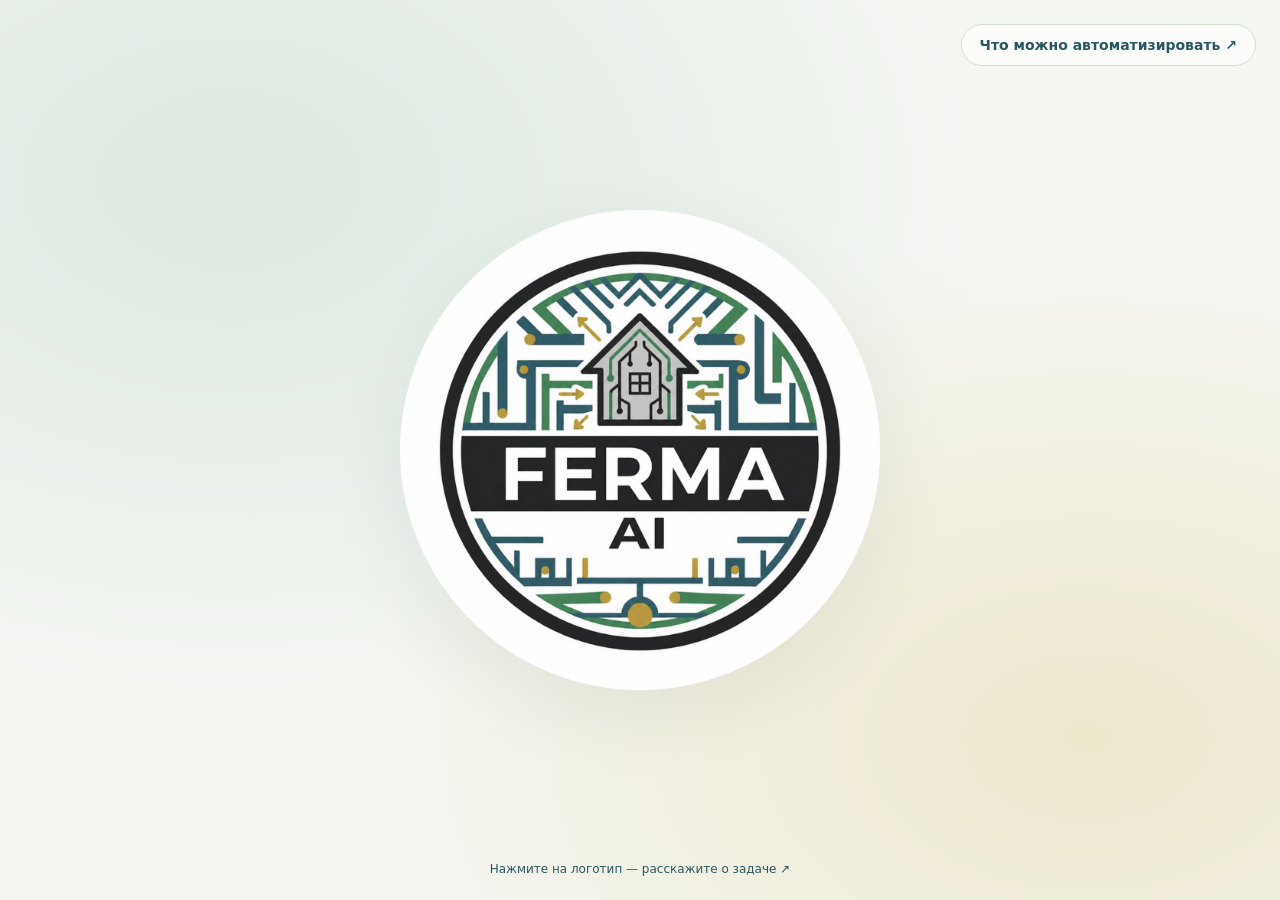
<file: index.html>
<!doctype html>
<html lang="ru">
<head>
  <meta charset="utf-8">
  <meta name="viewport" content="width=device-width, initial-scale=1">
  <meta name="theme-color" content="#f4f6f2">
  <meta name="description" content="AI FERMA — от реальных задач к решениям с AI.">
  <title>AI FERMA</title>
  <meta name="application-name" content="AI FERMA">
  <meta property="og:site_name" content="AI FERMA">
  <link rel="icon" href="logo.png" type="image/png">
  <style>
    * { box-sizing: border-box; }
    html { width: 100%; height: 100%; overflow: clip; background: #f4f6f2; }
    body { margin: 0; min-height: 100vh; min-height: 100svh; display: grid; place-items: center; padding: 32px; background: radial-gradient(ellipse at 18% 20%, #dde9e1 0, transparent 52%), radial-gradient(ellipse at 85% 82%, #eee8cd 0, transparent 48%), #f4f6f2; }
    main { position: relative; isolation: isolate; width: min(480px, calc(100vw - 72px), calc(100svh - 72px)); aspect-ratio: 1; flex: none; }
    .sunshine { position: absolute; inset: -18%; z-index: -1; border-radius: 50%; pointer-events: none; opacity: 0; background: radial-gradient(circle, #efd46c99 20%, #d7bc57a6 42%, #5aaf7b66 55%, #397c8952 64%, transparent 73%); filter: blur(18px); }
    .sunshine::after { content: ''; position: absolute; inset: -5%; border-radius: inherit; background: repeating-conic-gradient(from 8deg, #e8c75a00 0deg, #e8c75aaa 5deg, #6caa7d66 10deg, #397c8933 13deg, transparent 18deg, transparent 24deg); mask-image: radial-gradient(circle, transparent 35%, #000 48%, #0008 60%, transparent 72%); filter: blur(7px); }
    body { position: fixed; inset: 0; width: 100%; height: 100%; min-height: 0; overflow: clip; contain: layout paint; }
    .logo { display: block; width: 100%; height: 100%; aspect-ratio: 1; transform: rotate(0deg) scale(1); padding: 0; border: 0; border-radius: 50%; background: transparent; cursor: pointer; -webkit-tap-highlight-color: transparent; }
    .logo:focus-visible { outline: 3px solid #407d59; outline-offset: 10px; }
    img { display: block; width: 100%; height: 100%; object-fit: contain; user-select: none; border-radius: 50%; box-shadow: 0 24px 80px #203b2e12; }
    @media (max-width: 480px) { body { padding: 36px; } }
  </style>
</head>
<body>
  <main aria-label="AI FERMA"><span class="sunshine" aria-hidden="true"></span><button class="logo" type="button" aria-label="Открыть опросник AI FERMA"><img src="logo.png" alt="FERMA AI — логотип" width="1254" height="1254" draggable="false"></button></main>
  <a href="survey.html?flow=short2" style="position:fixed;bottom:max(24px,env(safe-area-inset-bottom));left:50%;transform:translateX(-50%);font:12px system-ui;color:#2a5763;text-decoration:none;white-space:nowrap">Нажмите на логотип — расскажите о задаче ↗</a>
  <a href="guide.html" style="position:fixed;top:max(24px,env(safe-area-inset-top));right:24px;font:600 14px system-ui;color:#2a5763;text-decoration:none;background:#ffffffaa;padding:12px 18px;border:1px solid #d5dfd3;border-radius:24px">Что можно автоматизировать ↗</a>
  <script>
    const logo = document.querySelector('.logo');
    const sunshine = document.querySelector('.sunshine');
    const reducedMotion = window.matchMedia('(prefers-reduced-motion: reduce)');
    let spinning = false;
    logo.addEventListener('click', async () => {
      if (spinning) return;
      spinning = true;
      const frames = reducedMotion.matches
        ? [{ opacity: 1 }, { opacity: .75 }, { opacity: 1 }]
        : [
            { transform: 'rotate(0deg) scale(1)', offset: 0 },
            { transform: 'rotate(-12deg) scale(.96)', offset: .12 },
            { transform: 'rotate(180deg) scale(1.04)', offset: .52 },
            { transform: 'rotate(364deg) scale(1.01)', offset: .88 },
            { transform: 'rotate(360deg) scale(1)', offset: 1 }
          ];
      const glow = sunshine.animate([
        { opacity: 0, transform: 'scale(.86) rotate(0deg)', offset: 0 },
        { opacity: .8, transform: 'scale(1) rotate(8deg)', offset: .22 },
        { opacity: 1, transform: 'scale(1.07) rotate(20deg)', offset: .52 },
        { opacity: .65, transform: 'scale(1.03) rotate(30deg)', offset: .8 },
        { opacity: 0, transform: 'scale(.98) rotate(36deg)', offset: 1 }
      ], { duration: reducedMotion.matches ? 240 : 2100, easing: 'ease-in-out' });
      try {
        await Promise.all([logo.animate(frames, {
          duration: reducedMotion.matches ? 240 : 1800,
          easing: 'cubic-bezier(.45, 0, .2, 1)'
        }).finished, glow.finished]);
      } finally {
        spinning = false;
        window.location.assign("survey.html?flow=short2");
      }
    });
  </script>
</body>
</html>
</file>
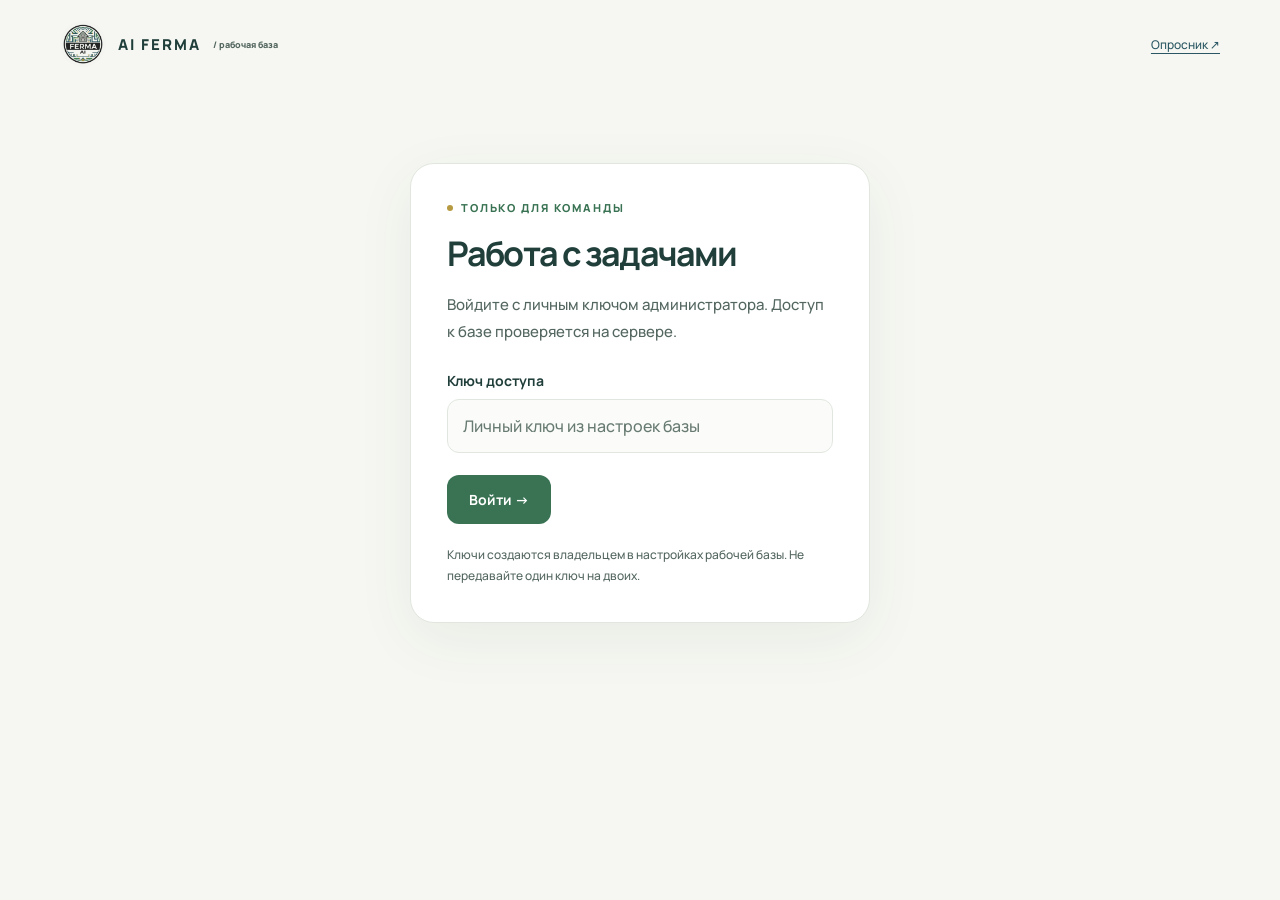
<file: admin.html>
<!doctype html><html lang="ru"><head><meta charset="utf-8"><meta name="viewport" content="width=device-width,initial-scale=1"><meta name="robots" content="noindex,nofollow"><title>Рабочая база · AI FERMA</title><link rel="icon" href="logo.png"><link rel="stylesheet" href="styles.css?v=readable3"><script src="config.js"></script><script src="admin.js?v=no-consent" defer></script></head><body><header><a class="brand" href="index.html"><img src="logo.png" alt="">AI FERMA <span style="font-size:9px;letter-spacing:0;color:var(--muted)">/ рабочая база</span></a><div class="header-note"><a href="survey.html">Опросник ↗</a><button class="btn ghost" id="logout" hidden>Выйти</button></div></header><main class="admin-shell"><div id="login-panel" class="card" style="max-width:460px;margin:55px auto"><div class="eyebrow">Только для команды</div><h1 style="font-size:34px">Работа с задачами</h1><p class="lede">Войдите с личным ключом администратора. Доступ к базе проверяется на сервере.</p><form id="login"><div class="field"><label for="admin-key">Ключ доступа</label><input id="admin-key" type="password" autocomplete="current-password" required placeholder="Личный ключ из настроек базы"></div><button class="btn" id="login-btn">Войти →</button></form><div id="login-error" class="notice error" role="alert" hidden></div><small style="display:block;margin-top:20px">Ключи создаются владельцем в настройках рабочей базы. Не передавайте один ключ на двоих.</small></div><div id="workspace" hidden><div class="admin-title"><div><div class="eyebrow">От первого контакта до результата</div><h1>Задачи бизнеса</h1></div><div class="success-actions"><a class="btn secondary" href="editor.html">Редактор сайта ↗</a><a id="sheet-link" class="btn secondary" target="_blank" rel="noopener" hidden>Google Таблица ↗</a><button class="btn secondary" id="refresh">Обновить</button><button class="btn" id="export">Экспорт CSV ↓</button></div></div><div class="stats" id="stats"></div><div class="filters"><input id="search" aria-label="Поиск" placeholder="Компания, отдел, должность, контакт или задача…"><select id="filter-stage" aria-label="Этап"><option value="">Все этапы</option></select><select id="filter-group" aria-label="Направление"><option value="">Все направления</option></select><select id="filter-temperature" aria-label="Приоритет"><option value="">Все приоритеты</option><option value="hot">Горячие · 8+</option><option value="warm">Тёплые · 4–7</option><option value="base">В базу / уточнить</option></select><select id="sort" aria-label="Сортировка"><option value="new">Сначала новые</option><option value="score">Сначала горячие</option><option value="company">По компаниям</option><option value="next">По следующему контакту</option></select></div><div id="admin-error" class="notice error" role="alert" hidden></div><div class="topline" style="margin-bottom:16px"><small id="result-count"></small><small id="session-name"></small></div><div class="admin-grid"><div><div class="lead-list" id="lead-list"></div><button class="btn secondary" id="load-more" style="width:100%;margin-top:12px" hidden>Показать ещё</button></div><article class="card" id="detail"><div class="empty">Выберите заявку слева.<br>Здесь будут боли, решение и следующий шаг.</div></article></div></div></main></body></html>
</file>
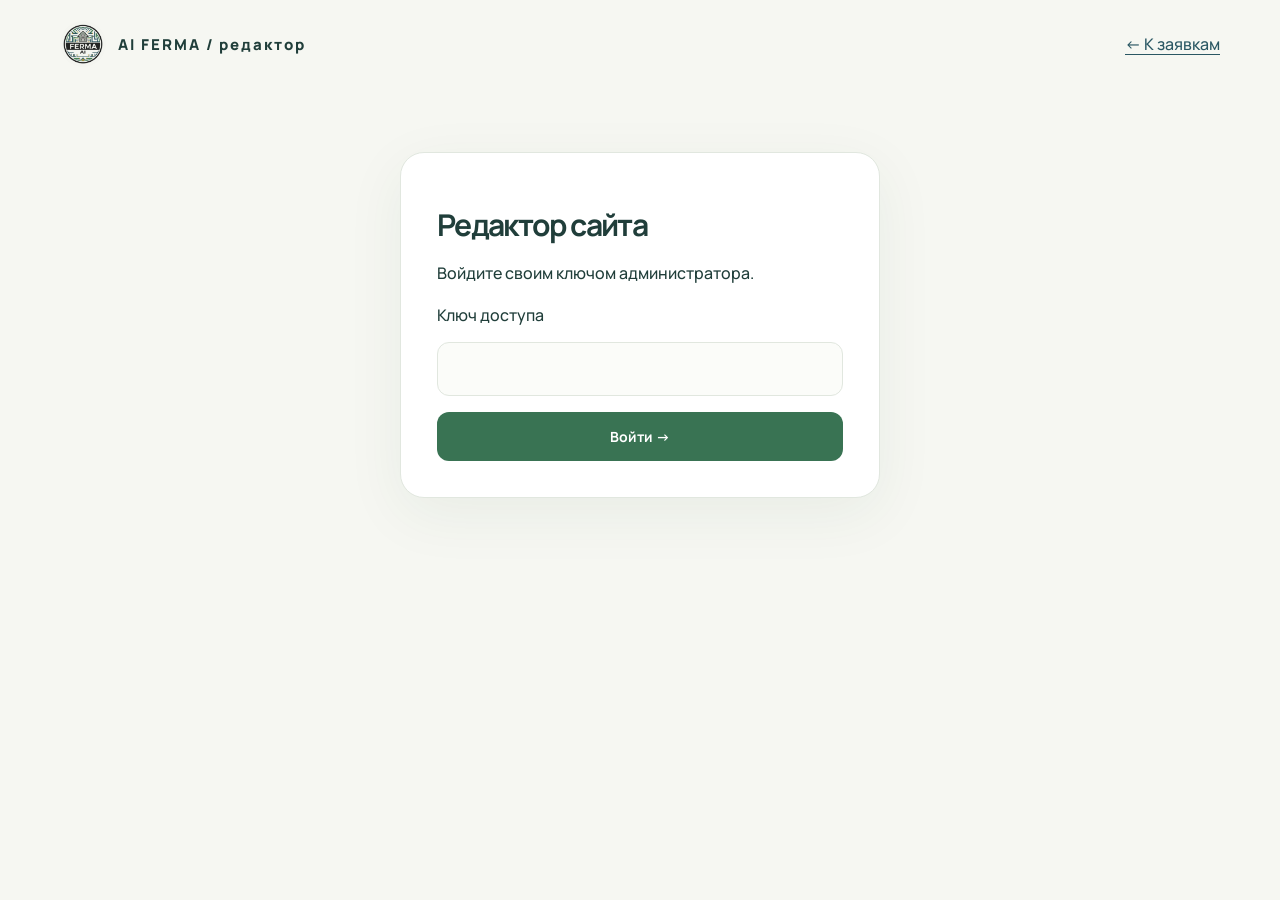
<file: editor.html>
<!doctype html>
<html lang="ru">
<head>
<meta charset="utf-8"><meta name="viewport" content="width=device-width,initial-scale=1">
<meta name="robots" content="noindex,nofollow"><title>Редактор сайта · AI FERMA</title>
<link rel="icon" href="logo.png"><link rel="stylesheet" href="styles.css?v=readable3">
<link rel="stylesheet" href="editor.css?v=3"><script src="config.js"></script><script type="module" src="editor.js?v=7"></script>
</head>
<body>
<header><a class="brand" href="admin.html"><img src="logo.png" alt="">AI FERMA / редактор</a><a href="admin.html">← К заявкам</a></header>
<main class="editor">
<section class="card" id="editor-login">
<h1>Редактор сайта</h1><p>Войдите своим ключом администратора.</p>
<form id="editor-auth"><label for="key">Ключ доступа</label><input type="password" id="key" autocomplete="current-password" required><button class="btn">Войти →</button></form>
</section>
<div id="editor-work" hidden>
<div class="editor-toolbar"><div><h1>Ваш сайт, ваши правки.</h1><p id="state" role="status">Загружаем файлы…</p></div><button class="btn" id="publish" disabled>Опубликовать изменения</button></div>
<div class="editor-grid">
<aside class="card editor-aside">
<label for="file">Страница или файл</label><select id="file"></select>
<div class="editor-modes"><button class="btn secondary" id="visual">На странице</button><button class="btn secondary" id="texts">Тексты</button><button class="btn secondary" id="source">Код / тексты</button></div>
<p class="muted">На странице нажмите на текст и напечатайте новый. Для картинки нажмите на неё и выберите замену.</p>
<label for="image">Добавить изображение</label><input type="file" id="image" accept="image/png,image/jpeg,image/webp,image/gif">
<p class="muted">PNG, JPG, WebP или GIF, до 2 МБ. Затем выберите его у картинки на странице.</p>
<label for="replacement">Картинка для замены</label><select id="replacement"><option value="">Выберите изображение</option></select>
<button class="btn secondary" id="discard" type="button">Отменить правки файла</button>
<details><summary>Последние 5 версий</summary><div id="versions"></div><p class="muted">Восстановление создаёт новую публикацию всего сайта. Сохраните свои текущие правки перед откатом.</p></details>
</aside>
<section class="card editor-stage">
<p id="mode-note">Выберите страницу.</p>
<iframe id="preview" title="Редактируемая страница" sandbox="allow-same-origin"></iframe>
<div id="text-fields" hidden></div><textarea id="code" spellcheck="false" aria-label="Содержимое файла" hidden></textarea>
</section>
</div>
</div>
<div class="notice error" id="editor-error" role="alert" hidden></div>
</main>
<dialog id="publish-dialog"><form method="dialog"><h2>Опубликовать сайт?</h2><p id="changed-list"></p><label for="message">Что изменили</label><input id="message" maxlength="120" placeholder="Например, обновил описание услуг"><p>Сайт обновится после успешной сборки GitHub Pages. Обычно это занимает несколько минут.</p><div class="editor-modes"><button class="btn secondary" value="cancel">Вернуться</button><button class="btn" value="publish">Опубликовать</button></div></form></dialog>
<dialog id="action-dialog"><form method="dialog"><h2>Подтвердите действие</h2><p id="action-message"></p><div class="editor-modes"><button class="btn secondary" value="cancel">Вернуться</button><button class="btn" value="confirm">Подтвердить</button></div></form></dialog>
</body></html>
</file>
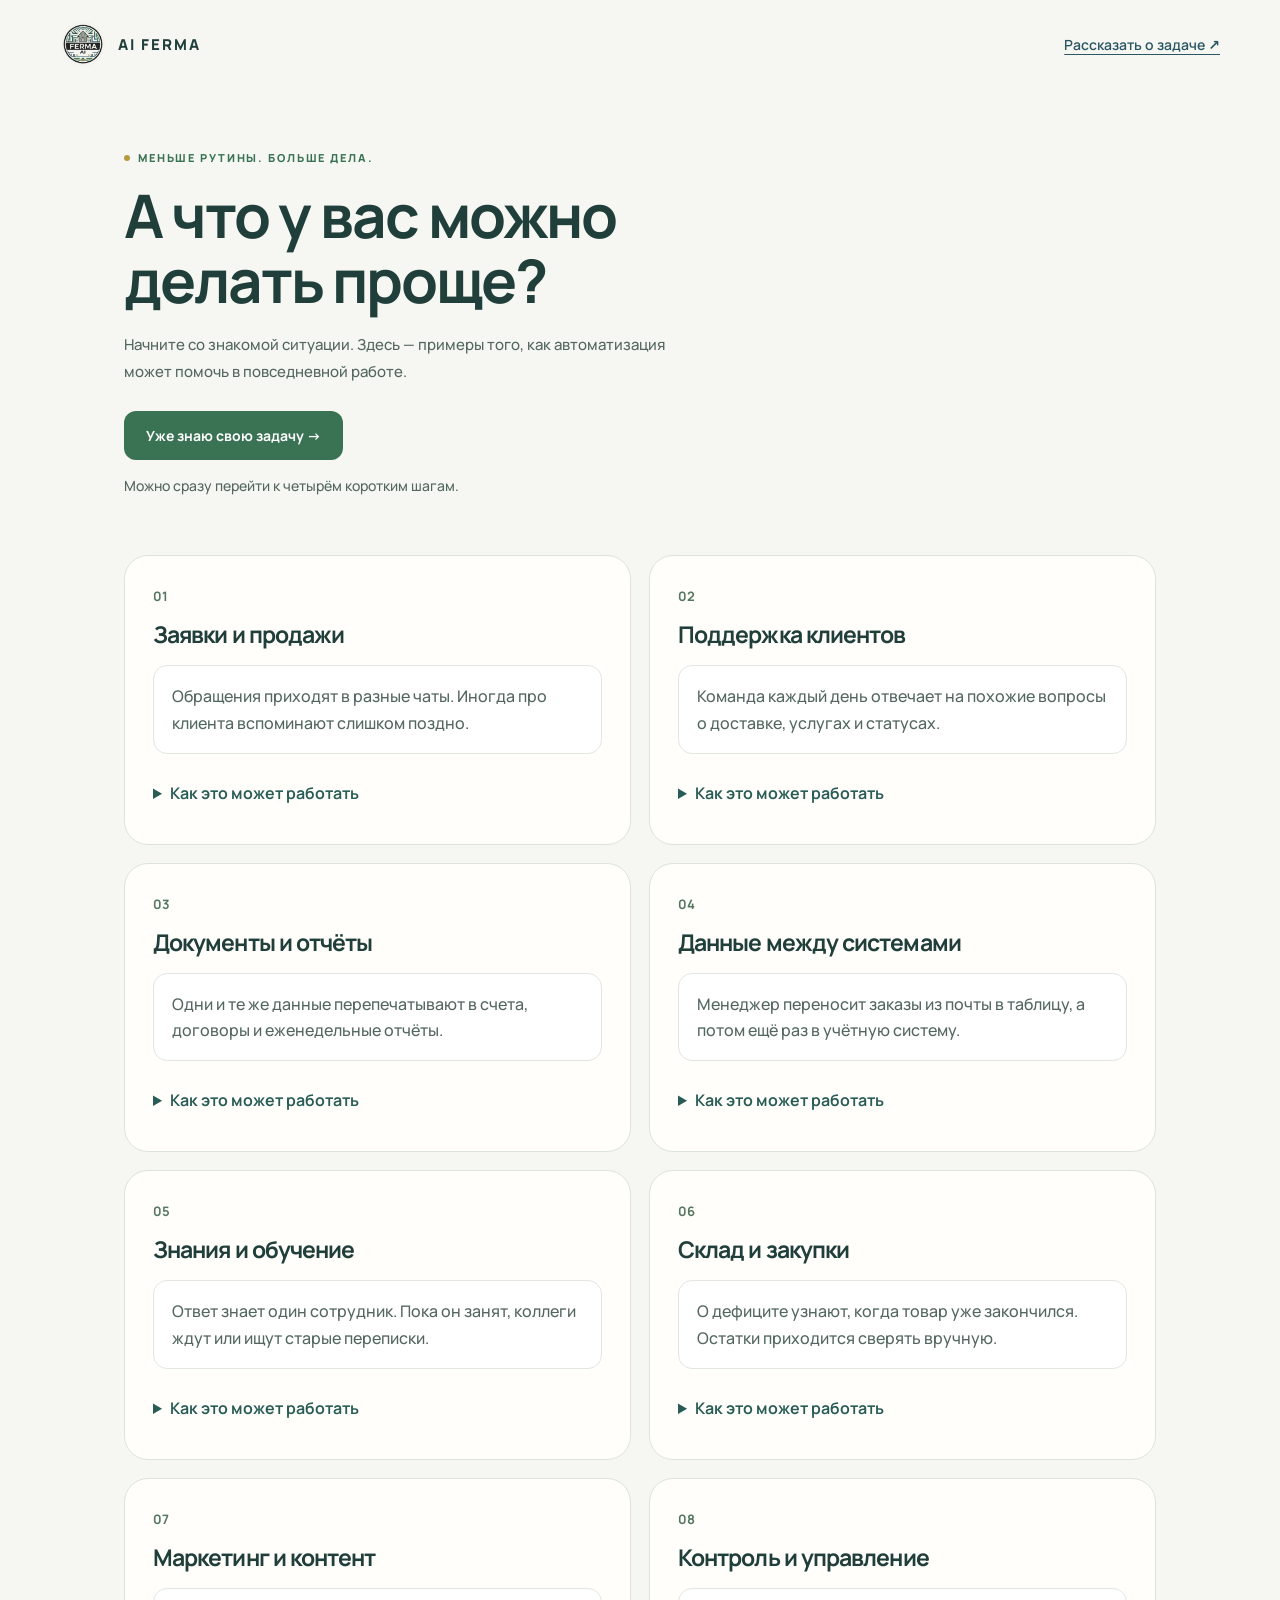
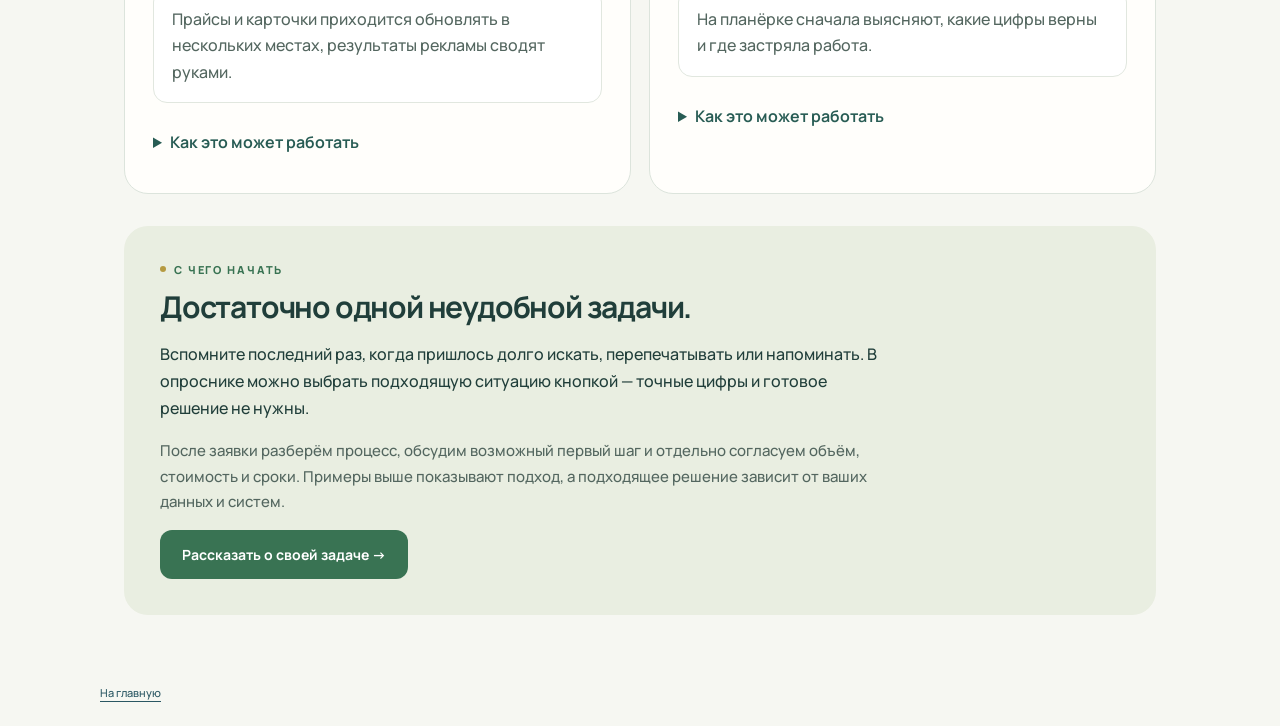
<file: guide.html>
<!doctype html><html lang="ru"><head><meta charset="utf-8"><meta name="viewport" content="width=device-width,initial-scale=1"><title>Что можно автоматизировать · AI FERMA</title><meta name="description" content="Восемь понятных примеров автоматизации рабочих задач. Найдите знакомую ситуацию и расскажите о своей."><link rel="icon" href="logo.png"><link rel="stylesheet" href="styles.css?v=readable3"><link rel="stylesheet" href="guide.css"></head><body><header><a class="brand" href="index.html"><img src="logo.png" alt="">AI FERMA</a><a href="survey.html?flow=short2">Рассказать о задаче ↗</a></header><main class="guide"><section class="guide-intro"><div class="eyebrow">Меньше рутины. Больше дела.</div><h1>А что у вас можно<br>делать проще?</h1><p class="lede">Начните со знакомой ситуации. Здесь — примеры того, как автоматизация может помочь в повседневной работе.</p><a class="btn" href="survey.html?flow=short2">Уже знаю свою задачу →</a><p class="intro-note">Можно сразу перейти к четырём коротким шагам.</p></section><section aria-label="Примеры автоматизации" class="examples"><article class="example"><span class="number">01</span><h2>Заявки и продажи</h2><p class="situation">Обращения приходят в разные чаты. Иногда про клиента вспоминают слишком поздно.</p><details><summary>Как это может работать</summary><p>Собирать обращения в одном месте, назначать ответственного и напоминать о следующем шаге.</p><div class="flow">Заявка → ответственный → напоминание</div><a class="example-link" href="survey.html?flow=short2&amp;example=lost">У нас похожая задача ↗</a></details></article><article class="example"><span class="number">02</span><h2>Поддержка клиентов</h2><p class="situation">Команда каждый день отвечает на похожие вопросы о доставке, услугах и статусах.</p><details><summary>Как это может работать</summary><p>Подготовить помощника с проверенными ответами и передачей сложных вопросов человеку.</p><div class="flow">Вопрос → ответ из базы → помощь человека</div><a class="example-link" href="survey.html?flow=short2&amp;example=questions">У нас похожая задача ↗</a></details></article><article class="example"><span class="number">03</span><h2>Документы и отчёты</h2><p class="situation">Одни и те же данные перепечатывают в счета, договоры и еженедельные отчёты.</p><details><summary>Как это может работать</summary><p>Собирать черновики по шаблону, проверять заполнение и отдавать человеку на согласование.</p><div class="flow">Данные → черновик → проверка</div><a class="example-link" href="survey.html?flow=short2&amp;example=documents">У нас похожая задача ↗</a></details></article><article class="example"><span class="number">04</span><h2>Данные между системами</h2><p class="situation">Менеджер переносит заказы из почты в таблицу, а потом ещё раз в учётную систему.</p><details><summary>Как это может работать</summary><p>Связать доступные системы и передавать данные с проверкой ошибок и повторов.</p><div class="flow">Письмо → проверка → запись в системе</div><a class="example-link" href="survey.html?flow=short2&amp;example=copy">У нас похожая задача ↗</a></details></article><article class="example"><span class="number">05</span><h2>Знания и обучение</h2><p class="situation">Ответ знает один сотрудник. Пока он занят, коллеги ждут или ищут старые переписки.</p><details><summary>Как это может работать</summary><p>Собрать инструкции и поиск по ним с указанием источника ответа.</p><div class="flow">Вопрос → нужная инструкция → источник</div><a class="example-link" href="survey.html?flow=short2&amp;example=find">У нас похожая задача ↗</a></details></article><article class="example"><span class="number">06</span><h2>Склад и закупки</h2><p class="situation">О дефиците узнают, когда товар уже закончился. Остатки приходится сверять вручную.</p><details><summary>Как это может работать</summary><p>Собирать остатки, отмечать расхождения и готовить предложения по пополнению.</p><div class="flow">Остатки → сигнал → заказ на проверку</div><a class="example-link" href="survey.html?flow=short2&amp;example=other">У нас похожая задача ↗</a></details></article><article class="example"><span class="number">07</span><h2>Маркетинг и контент</h2><p class="situation">Прайсы и карточки приходится обновлять в нескольких местах, результаты рекламы сводят руками.</p><details><summary>Как это может работать</summary><p>Готовить материалы из единого источника и собирать показатели по согласованным правилам.</p><div class="flow">Данные → материалы → согласование</div><a class="example-link" href="survey.html?flow=short2&amp;example=other">У нас похожая задача ↗</a></details></article><article class="example"><span class="number">08</span><h2>Контроль и управление</h2><p class="situation">На планёрке сначала выясняют, какие цифры верны и где застряла работа.</p><details><summary>Как это может работать</summary><p>Собрать обзор показателей, отклонений и задач, которые требуют внимания.</p><div class="flow">Источники → обзор → следующий шаг</div><a class="example-link" href="survey.html?flow=short2&amp;example=other">У нас похожая задача ↗</a></details></article></section><section class="guide-next"><div class="eyebrow">С чего начать</div><h2>Достаточно одной неудобной задачи.</h2><p>Вспомните последний раз, когда пришлось долго искать, перепечатывать или напоминать. В опроснике можно выбрать подходящую ситуацию кнопкой — точные цифры и готовое решение не нужны.</p><p class="muted">После заявки разберём процесс, обсудим возможный первый шаг и отдельно согласуем объём, стоимость и сроки. Примеры выше показывают подход, а подходящее решение зависит от ваших данных и систем.</p><a class="btn" href="survey.html?flow=short2">Рассказать о своей задаче →</a></section></main><footer><a href="index.html">На главную</a></footer></body></html>
</file>
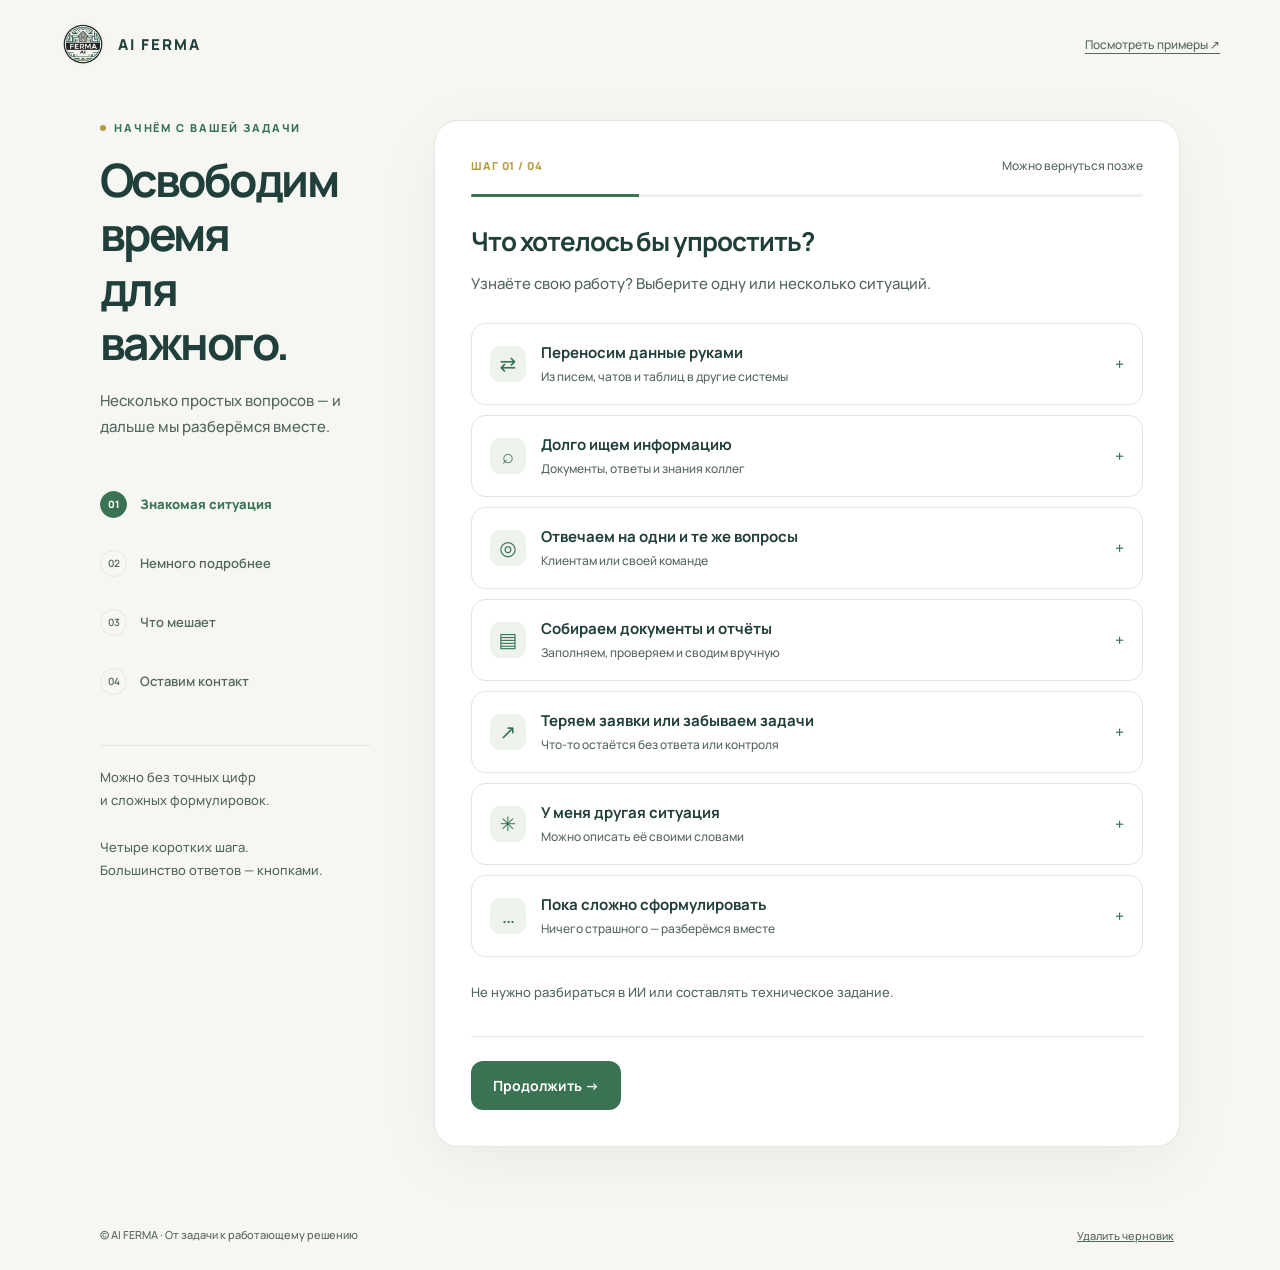
<file: survey.html>
<!doctype html><html lang="ru"><head><meta charset="utf-8"><meta name="viewport" content="width=device-width,initial-scale=1"><meta name="theme-color" content="#f6f7f2"><title>Расскажите о задаче · AI FERMA</title><meta name="description" content="Найдём, какую рутину в вашем бизнесе можно автоматизировать. Короткий опрос AI FERMA."><link rel="icon" href="logo.png"><link rel="stylesheet" href="styles.css?v=readable3"><script src="config.js"></script><script type="module" src="short-survey.js?v=consent-dialog2"></script><style>
.consent-dialog {
  width: min(620px, calc(100% - 32px));
  max-height: calc(100% - 32px);
  overflow: auto;
  padding: clamp(20px, 5vw, 32px);
  border: 1px solid var(--line);
  border-radius: 24px;
  background: var(--white);
  color: var(--ink);
}
.consent-dialog::backdrop { background: #16382d77; }
.consent-dialog h2 { margin-top: 0; }
.consent-dialog p { font-size: 15px; }
.consent-actions {
  display: flex;
  flex-wrap: wrap;
  justify-content: flex-end;
  gap: 10px;
  margin-top: 24px;
}
@media (max-width: 480px) {
  .consent-actions .btn { width: 100%; }
}
</style></head><body><header><a class="brand" href="index.html"><img src="logo.png" alt="">AI FERMA</a><a class="header-note" href="guide.html">Посмотреть примеры ↗</a></header><main class="shell"><aside class="sidebar"><div class="eyebrow">Начнём с вашей задачи</div><h1>Освободим время<br>для важного.</h1><p class="muted">Несколько простых вопросов — и дальше мы разберёмся вместе.</p><ol class="steps" id="steps"></ol><div class="sidebar-tip">Можно без точных цифр<br>и сложных формулировок.<br><br>Четыре коротких шага.<br>Большинство ответов — кнопками.</div></aside><section class="card" id="survey-card" aria-labelledby="page-title"><div class="topline"><span class="step-count" id="step-count"></span><span class="save-status" id="save-status" role="status"></span></div><div class="progress" aria-hidden="true"><i id="progress"></i></div><form id="survey" novalidate><div id="content"></div><div id="error" class="notice error" role="alert" hidden></div><div class="navigation" id="navigation"><button type="button" class="btn ghost" id="back">← Назад</button><button type="submit" class="btn" id="next">Продолжить <span aria-hidden="true">→</span></button></div></form></section></main>
<dialog class="consent-dialog" id="consent-dialog" aria-labelledby="consent-title" aria-describedby="consent-intro">
  <h2 id="consent-title">Согласие на обработку персональных данных</h2>
  <p id="consent-intro">Прочитайте условия и подтвердите согласие, чтобы продолжить.</p>
  <p>Отправляя анкету, вы соглашаетесь на обработку персональных данных: ФИО, должность и отдел, контактные данные (телефон, email или Telegram), название компании и сведения о рабочих процессах, которые вы опишете.</p>
  <p>Данные нужны, чтобы разобрать описанные процессы, оценить трудозатраты и подготовить предложение по автоматизации, а также чтобы связаться с вами по результатам.</p>
  <p>Согласие можно отозвать в любой момент — напишите нам тем способом, которым мы с вами связываемся (телефон, email или Telegram из анкеты).</p>
  <form class="consent-actions" method="dialog">
    <button class="btn secondary" value="decline" autofocus>Не согласен</button>
    <button class="btn" value="accept">Согласен, отправить заявку</button>
  </form>
</dialog>
<footer><span>© AI FERMA · От задачи к работающему решению</span><span><button id="reset" style="border:0;background:none;color:inherit;font:inherit;text-decoration:underline;cursor:pointer">Удалить черновик</button></span></footer></body></html>
</file>
<file: styles.css>
@import url('https://fonts.googleapis.com/css2?family=Manrope:wght@400;500;600;700;800&display=swap');
:root{--paper:#f6f7f2;--white:#fff;--ink:#203e3a;--muted:#71817b;--green:#397353;--teal:#2a5763;--gold:#b59a41;--line:#e1e7df;--soft:#edf3ec;--danger:#ab433b;font-family:Manrope,system-ui,sans-serif;color:var(--ink);background:var(--paper);font-synthesis:none}*{box-sizing:border-box}body{margin:0}a{color:var(--teal);text-underline-offset:4px}button,input,textarea,select{font:inherit}button{cursor:pointer}button:disabled{cursor:wait;opacity:.6}button:focus-visible,a:focus-visible,input:focus-visible,textarea:focus-visible,select:focus-visible{outline:3px solid #c3a950;outline-offset:3px}button,a,input,textarea,select{-webkit-tap-highlight-color:transparent}button{touch-action:manipulation}header{height:88px;display:flex;align-items:center;justify-content:space-between;max-width:1240px;padding:0 40px;margin:auto}.brand{display:flex;align-items:center;gap:12px;text-decoration:none;font-weight:800;letter-spacing:.13em;color:var(--ink);font-size:15px}.brand img{width:46px;height:46px;border-radius:50%;mix-blend-mode:multiply}.header-note{font-size:12px;color:var(--muted)}.header-note a{margin-left:20px}.shell{max-width:1160px;padding:32px 40px 80px;margin:auto;display:grid;grid-template-columns:270px minmax(0,1fr);gap:64px}.sidebar{align-self:start;position:sticky;top:36px}.eyebrow{text-transform:uppercase;letter-spacing:.17em;font-size:10px;font-weight:800;color:var(--green);display:flex;align-items:center;gap:8px}.eyebrow:before{content:'';width:6px;height:6px;border-radius:50%;background:var(--gold)}h1{font-size:clamp(30px,4vw,46px);line-height:1.18;letter-spacing:-.055em;margin:18px 0}h2{font-size:26px;letter-spacing:-.04em;line-height:1.25;margin:12px 0}h3{font-size:16px;margin:12px 0}p{line-height:1.7}.muted{color:var(--muted);font-size:14px}.steps{list-style:none;padding:0;margin:38px 0;display:grid;gap:8px}.step-link{display:flex;gap:13px;align-items:center;padding:12px 0;font-size:12px;color:var(--muted)}.step-link span{width:27px;height:27px;border:1px solid var(--line);border-radius:50%;display:grid;place-items:center;font-size:10px}.step-link.active{font-weight:800;color:var(--green)}.step-link.active span{background:var(--green);color:white;border-color:var(--green)}.step-link.done span{background:var(--soft);color:var(--green)}.sidebar-tip{font-size:12px;line-height:1.8;color:var(--muted);border-top:1px solid var(--line);padding-top:20px}.card{background:var(--white);border:1px solid var(--line);border-radius:24px;padding:36px;box-shadow:0 16px 60px #244a3410}.topline{display:flex;align-items:center;justify-content:space-between;gap:16px}.step-count{color:var(--gold);font-weight:800;font-size:11px;letter-spacing:.08em}.save-status{font-size:11px;color:var(--muted)}.progress{height:3px;background:var(--soft);border-radius:8px;margin:20px 0 28px;overflow:hidden}.progress i{display:block;height:100%;background:var(--green);transition:width .3s}.lede{color:var(--muted);font-size:14px;line-height:1.8;margin:10px 0 26px}.field{display:grid;gap:9px;margin:22px 0}.field label,.field-label{font-size:12px;font-weight:800}.field small,small{font-size:11px;color:var(--muted);line-height:1.65}input:not([type=checkbox]),textarea,select{width:100%;padding:14px 15px;border:1px solid var(--line);border-radius:12px;background:#fbfcf9;color:var(--ink);min-height:48px}textarea{resize:vertical;min-height:110px}input::placeholder,textarea::placeholder{color:#9aa69e}.cols{display:grid;grid-template-columns:1fr 1fr;gap:16px}.cols .field{margin:12px 0}.choices{display:flex;gap:8px;flex-wrap:wrap;margin-top:12px}.chip{display:flex;gap:8px;align-items:center;padding:11px 14px;border-radius:10px;border:1px solid var(--line);background:#fff;color:var(--ink);font-size:12px;text-align:left}.chip[aria-pressed=true]{background:var(--soft);border-color:var(--green);color:var(--green);box-shadow:inset 0 0 0 1px var(--green)}.group-grid{display:grid;grid-template-columns:1fr 1fr;gap:12px;margin:24px 0}.group{padding:19px;border:1px solid var(--line);border-radius:16px;background:white;text-align:left;position:relative;min-height:134px;transition:background .15s,border-color .15s}.group[aria-pressed=true]{background:#f0f6ef;border-color:var(--green);box-shadow:inset 0 0 0 1px var(--green)}.group .icon{width:32px;height:32px;border-radius:9px;background:var(--soft);display:grid;place-items:center;color:var(--green);margin-bottom:12px}.group strong{font-size:12px;display:block}.group small{display:block;margin-top:5px;font-size:10px}.group .check{position:absolute;right:16px;top:16px;color:var(--green)}.navigation{display:flex;justify-content:space-between;align-items:center;gap:14px;margin-top:32px;border-top:1px solid var(--line);padding-top:24px}.btn{border:0;background:var(--green);color:#fff;font-weight:700;font-size:12px;border-radius:12px;padding:15px 22px;min-height:48px;display:inline-flex;align-items:center;justify-content:center;gap:14px;text-decoration:none}.btn:hover{background:#2d6246}.btn.secondary{background:var(--soft);color:var(--green)}.btn.ghost{background:transparent;color:var(--muted);padding-left:0}.notice{padding:15px 17px;background:var(--soft);border-radius:12px;color:var(--green);font-size:12px;line-height:1.8;margin:20px 0}.notice.gold{background:#f8f4e6;color:#7d6929}.notice.error{background:#fff0ed;color:var(--danger)}.pain{border:1px solid var(--line);border-radius:13px;margin:10px 0;overflow:hidden}.pain label{display:flex;gap:12px;cursor:pointer;padding:16px;font-size:12px;font-weight:700;line-height:1.6}.pain input{accent-color:var(--green);width:18px;height:18px;flex:none;margin-top:2px}.pain small{display:block;font-weight:400;margin-top:3px}.pain-detail{padding:0 16px 16px 46px}.pain-detail textarea{min-height:75px;font-size:12px}.group-heading{display:flex;align-items:center;gap:12px;padding-top:15px;margin:20px 0 10px}.group-heading span{font-size:10px;color:var(--gold);font-weight:800}.privacy-check{display:flex;gap:12px;font-size:11px;line-height:1.8;color:var(--muted);align-items:flex-start;margin:22px 0}.privacy-check input{accent-color:var(--green);width:18px;height:18px;flex:none;margin-top:4px}.review{background:#f8faf6;border-radius:14px;padding:20px;margin:20px 0;font-size:12px;line-height:1.8;overflow-wrap:anywhere}.review dt{color:var(--muted);margin-top:12px}.review dd{margin:0;font-weight:600}.success-symbol{width:64px;height:64px;background:var(--soft);border-radius:50%;display:grid;place-items:center;font-size:25px;color:var(--green);margin:20px 0}.success-actions{display:flex;gap:10px;flex-wrap:wrap;margin-top:24px}footer{max-width:1160px;margin:0 auto;padding:0 40px 26px;font-size:10px;color:var(--muted);display:flex;justify-content:space-between;gap:20px}.mobile-step{display:none}.fade-in{animation:fadeIn .25s ease-out}@keyframes fadeIn{from{opacity:0;transform:translateY(6px)}to{opacity:1;transform:translateY(0)}}[hidden]{display:none!important}.admin-shell{max-width:1400px;margin:auto;padding:20px 36px 60px}.admin-title{display:flex;justify-content:space-between;align-items:center;gap:20px;flex-wrap:wrap}.stats{display:grid;grid-template-columns:repeat(4,1fr);gap:14px;margin:24px 0}.stat{border:1px solid var(--line);background:white;border-radius:16px;padding:20px}.stat strong{display:block;font-size:29px;letter-spacing:-.05em}.stat small{font-size:11px}.filters{display:flex;gap:10px;flex-wrap:wrap;margin:22px 0}.filters input{flex:2;min-width:180px}.filters select{flex:1;min-width:130px}.admin-grid{display:grid;grid-template-columns:360px minmax(0,1fr);gap:22px;align-items:start}.lead-list{display:grid;gap:10px;max-height:1000px;overflow:auto}.lead-row{border:1px solid var(--line);border-radius:15px;background:#fff;padding:18px;text-align:left;color:var(--ink)}.lead-row.active{border-color:var(--green);box-shadow:inset 0 0 0 1px var(--green)}.lead-row strong{font-size:13px;display:block;margin:9px 0}.lead-row p{font-size:11px;margin:0;color:var(--muted)}.badge{font-size:9px;font-weight:800;border-radius:20px;padding:5px 9px;background:var(--soft);color:var(--green);display:inline-block}.badge.hot{background:#f5edd3;color:#85691e}.lead-meta{display:flex;justify-content:space-between;gap:8px;align-items:center}.detail-tabs{display:flex;gap:8px;border-bottom:1px solid var(--line);padding-bottom:16px;flex-wrap:wrap}.detail-tabs button{border:0;background:transparent;color:var(--muted);font-size:11px;padding:10px}.detail-tabs button.active{background:var(--soft);border-radius:8px;color:var(--green);font-weight:800}.timeline{border-left:1px solid var(--line);padding-left:18px;margin-top:20px}.timeline p{font-size:12px}.estimate-total{background:var(--teal);color:#fff;padding:24px;border-radius:16px;margin:20px 0}.estimate-total strong{font-size:26px;display:block;margin:8px 0}.estimate-total small{color:#c7d8db}.empty{text-align:center;padding:50px 20px;color:var(--muted);font-size:13px}.screen-reader{position:absolute;width:1px;height:1px;overflow:hidden;clip:rect(0,0,0,0)}@media(max-width:900px){.shell{grid-template-columns:200px minmax(0,1fr);gap:25px;padding:24px}.card{padding:26px}.admin-grid{grid-template-columns:280px minmax(0,1fr)}}@media(max-width:680px){header{height:72px;padding:0 20px}.header-note{font-size:10px}.header-note a{margin-left:9px}.shell{display:block;padding:10px 16px 36px}.sidebar{position:static;margin:12px 8px 25px}.sidebar h1{font-size:29px;max-width:320px;margin:12px 0}.sidebar .muted{font-size:12px;max-width:350px}.steps,.sidebar-tip{display:none}.card{padding:23px 20px;border-radius:20px}.group-grid{gap:9px}.group{padding:15px;min-height:140px}.group strong{font-size:11px}.group small{font-size:10px}.cols{grid-template-columns:1fr;gap:0}.navigation{position:sticky;bottom:0;background:#fff;padding:16px 0 0;margin-top:26px}.navigation .btn{flex:1}.navigation .ghost{flex:0;font-size:11px}.save-status{font-size:9px}.progress{margin:16px 0 22px}.lede{font-size:12px}h2{font-size:24px}.pain label{padding:14px}.pain-detail{padding-left:16px}.admin-shell{padding:12px 16px}.stats{grid-template-columns:1fr 1fr;gap:9px}.admin-grid{grid-template-columns:1fr}.lead-list{max-height:350px}.admin-title h1{font-size:30px}.filters{gap:8px}.filters input,.filters select{min-width:45%;font-size:11px}footer{padding:0 20px 20px;font-size:9px;flex-wrap:wrap}}@media(prefers-reduced-motion:reduce){*{animation:none!important;transition:none!important;scroll-behavior:auto!important}}

/* Calm, short survey */
.situation-list{display:grid;gap:10px;margin:24px 0}.situation{display:flex;align-items:center;gap:15px;padding:17px 18px;text-align:left;background:#fff;border:1px solid var(--line);border-radius:14px;color:var(--ink);min-height:76px;transition:background .15s,border-color .15s}.situation[aria-pressed=true]{background:var(--soft);border-color:var(--green);box-shadow:inset 0 0 0 1px var(--green)}.situation-icon{flex:none;width:36px;height:36px;border-radius:10px;background:var(--soft);display:grid;place-items:center;color:var(--green);font-size:20px}.situation strong{display:block;font-size:13px;line-height:1.5}.situation small{display:block;font-size:10px;margin-top:3px}.situation-mark{margin-left:auto;flex:none;color:var(--green)}.calm-note{font-size:11px;color:var(--muted);line-height:1.8;margin:20px 0}.optional-detail{border:1px solid var(--line);border-radius:13px;padding:15px 17px;margin:22px 0}.optional-detail summary{cursor:pointer;font-size:12px;font-weight:700;line-height:1.8}.optional-detail summary span{font-weight:400;color:var(--muted);font-size:10px;margin-left:8px}.optional-detail textarea{min-height:100px}.text-button{border:0;background:transparent;padding:10px 0;color:var(--green);font-size:11px;text-decoration:underline;text-underline-offset:4px;cursor:pointer}.summary-short{background:var(--soft);border-radius:14px;padding:18px 20px;margin:24px 0}.summary-short p{font-size:12px;margin:7px 0;font-weight:700}.summary-short small{display:block;white-space:pre-wrap;overflow-wrap:anywhere}.effect-list .chip{padding:16px 18px;flex:1 1 43%;min-height:56px}.honeypot{position:absolute;left:-10000px}@media(max-width:680px){.situation{gap:11px;padding:14px 12px}.situation strong{font-size:12px}.situation-icon{width:30px;height:30px;font-size:18px}.situation small{font-size:10px}.effect-list .chip{flex-basis:100%;min-height:52px}.sidebar{margin-bottom:20px}.optional-detail summary span{display:block;margin-left:0}}
/* Readable type: comfortable contrast and weight without heavy headings. */
:root{--muted:#53665f;font-weight:500}
body{-webkit-text-size-adjust:100%;text-size-adjust:100%}
.lede{font-size:15px;font-weight:500;line-height:1.8}
.muted{font-size:15px;line-height:1.75}
small,.field small{font-size:12px;line-height:1.75}
.header-note{font-size:12px;font-weight:500}
.step-link{font-size:13px;font-weight:600}
.sidebar-tip{font-size:13px;line-height:1.8}
.field label,.field-label{font-size:14px;font-weight:700}
input:not([type=checkbox]),textarea,select{font-size:16px;font-weight:500;line-height:1.5}
input::placeholder,textarea::placeholder{color:#687b72;opacity:1}
.chip{font-size:14px;font-weight:600;line-height:1.5}
.btn{font-size:14px;font-weight:700}
.situation strong{font-size:15px;font-weight:700;line-height:1.55}
.situation small{font-size:12px;font-weight:500;line-height:1.65}
.calm-note{font-size:13px;font-weight:500;line-height:1.8}
.optional-detail summary{font-size:14px;font-weight:600}
.optional-detail summary span{font-size:12px;font-weight:500}
.text-button{font-size:13px;font-weight:600}
.privacy-check{font-size:12px;font-weight:500;line-height:1.8}
.summary-short p{font-size:14px;line-height:1.7}
.save-status{font-size:12px;font-weight:500}
.step-count,.eyebrow{font-size:11px}
.notice{font-size:13px;font-weight:500}
footer{font-size:11px;font-weight:500}
@media(max-width:680px){
 .sidebar .muted{font-size:14px;line-height:1.7}
 .lede{font-size:14px;line-height:1.75}
 .situation strong{font-size:14px;line-height:1.5}
 .situation small{font-size:12px;line-height:1.6}
 .situation{padding:15px 13px}
 .save-status{font-size:11px}
 .navigation .ghost{font-size:13px}
 .header-note{font-size:11px}
 footer{font-size:11px;line-height:1.7}
}
</file>
<file: editor.css>
.editor{padding:24px;max-width:1600px;margin:auto}.editor h1{font-size:30px}.editor-toolbar{display:flex;justify-content:space-between;align-items:center;gap:20px}.editor-grid{display:grid;grid-template-columns:300px minmax(0,1fr);gap:18px}.editor-aside{padding:22px}.editor-aside label{display:block;font-weight:650;margin:14px 0 8px}.editor-modes{display:flex;gap:8px;flex-wrap:wrap;margin:18px 0}.editor .btn{font-size:14px}.editor-aside p{font-size:14px;line-height:1.6}.editor-aside details{margin-top:25px}.editor-aside summary{cursor:pointer;font-weight:650}.version{border-top:1px solid #d8e0d8;padding:15px 0;font-size:13px;overflow-wrap:anywhere}.version button{margin-top:8px}.editor-stage{padding:14px;min-width:0}#preview{width:100%;height:75vh;border:1px solid #d8e0d8;border-radius:12px;background:white}#code{width:100%;height:75vh;font:14px/1.6 ui-monospace,monospace;resize:vertical;tab-size:2;white-space:pre}#editor-auth{display:grid;gap:16px}#editor-login{max-width:480px;margin:40px auto}dialog{max-width:520px;width:calc(100% - 32px);border:1px solid #d8e0d8;border-radius:24px;padding:28px;color:#23453d}dialog::backdrop{background:#16382d77}dialog p{line-height:1.6}dialog input{width:100%}#editor-error{margin-top:20px}@media(max-width:850px){.editor-grid{grid-template-columns:1fr}.editor-toolbar{align-items:flex-start;flex-direction:column}.editor{padding:16px}.editor-aside{padding:18px}#preview,#code{height:65vh}}

#text-fields label{display:block;margin:16px 0;font-size:13px;color:#53665f}#text-fields textarea{display:block;margin-top:7px;width:100%;font:500 16px/1.5 system-ui}
#text-fields{max-height:75vh;overflow:auto;padding:0 10px 12px 0}.editor-aside{align-self:start;position:sticky;top:16px}@media(max-width:850px){.editor-aside{position:static}#text-fields{max-height:65vh}}
</file>
<file: guide.css>
.guide{max-width:1080px;margin:auto;padding:50px 24px 70px}.guide-intro{max-width:700px;padding:12px 0 44px}.guide h1{font-size:clamp(34px,6vw,60px);line-height:1.08;letter-spacing:-.035em}.guide .lede{max-width:590px}.intro-note{font-size:14px;color:#53665f}.examples{display:grid;grid-template-columns:1fr 1fr;gap:18px}.example{background:#fffefb;border:1px solid #dce4dc;border-radius:24px;padding:28px}.number{color:#54765e;font-size:13px;font-weight:700}.example h2{font-size:23px;margin:14px 0}.situation{color:#53665f;line-height:1.65}.example summary{cursor:pointer;color:#285c54;font-weight:650;padding:12px 0}.example details p{line-height:1.65}.flow{background:#f0f4eb;border-radius:12px;padding:14px;font-size:14px;color:#345950}.example-link{display:inline-block;padding:18px 0 0;font-weight:650;color:#285c54}.guide-next{margin-top:32px;padding:36px;border-radius:24px;background:#e9eee1}.guide-next h2{font-size:30px;line-height:1.2}.guide-next p{max-width:730px;line-height:1.7}header>a:last-child{font-size:14px;font-weight:600}a:focus-visible,summary:focus-visible{outline:3px solid #bc9f3b;outline-offset:5px}@media(max-width:650px){.guide{padding:26px 18px 44px}.examples{grid-template-columns:1fr}.example{padding:23px}.guide-next{padding:25px}.guide-next h2{font-size:25px}header>a:last-child{max-width:145px;text-align:right}}
</file>
